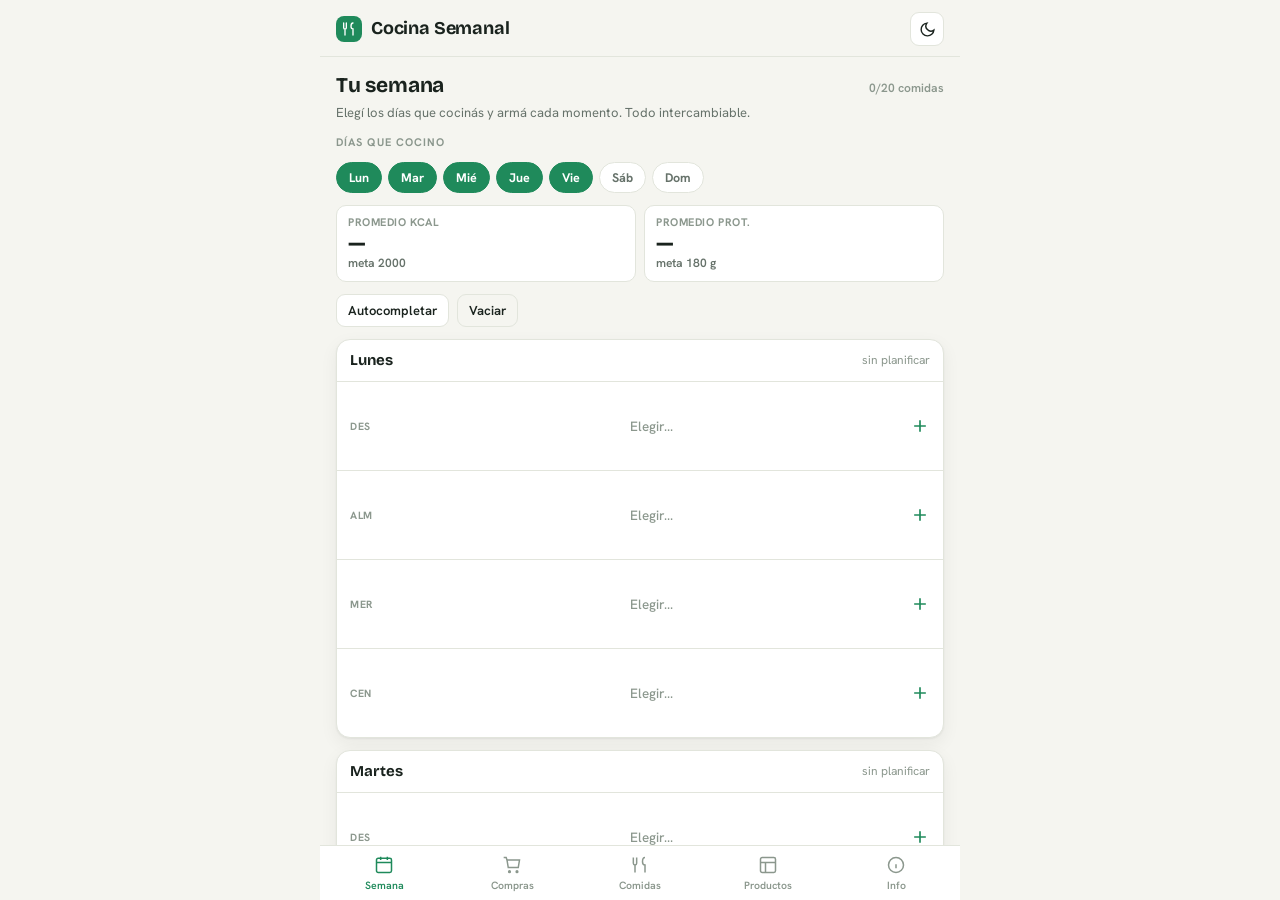
<file: index.html>
<!doctype html>
<html lang="es">
<head>
<meta charset="utf-8">
<meta name="viewport" content="width=device-width, initial-scale=1, viewport-fit=cover">
<meta name="theme-color" content="#f5f5f0">
<title>Cocina Semanal</title>
<link rel="stylesheet" href="https://fonts.googleapis.com/css2?family=Bricolage+Grotesque:opsz,wght@12..96,600;12..96,700;12..96,800&family=Hanken+Grotesk:wght@400;500;600;700&display=swap">
<link rel="stylesheet" href="css/style.css">
</head>
<body>


<div id="app">
  <header>
    <div class="brand">
      <span class="mark"><svg viewBox="0 0 24 24" fill="none" stroke="#fff" stroke-width="2" stroke-linecap="round"><path d="M4 3v7a2 2 0 0 0 2 2h0a2 2 0 0 0 2-2V3M6 12v9M18 3c-1.5 0-3 1.8-3 5s1 4 3 4v9"/></svg></span>
      <h1>Cocina Semanal</h1>
    </div>
    <button class="icon-btn" id="theme" aria-label="Cambiar tema"><svg viewBox="0 0 24 24" fill="none" stroke-width="2" stroke-linecap="round"><path d="M21 12.8A9 9 0 1 1 11.2 3 7 7 0 0 0 21 12.8z"/></svg></button>
  </header>

  <main>
    <!-- SEMANA -->
    <div class="tab on" id="tab-week">
      <div class="weekhead"><h2>Tu semana</h2><span class="faint" id="wk-count" style="font-size:12px;font-weight:600"></span></div>
      <p class="muted" style="font-size:13px;margin:2px 0 0">Elegí los días que cocinás y armá cada momento. Todo intercambiable.</p>
      <div class="eyebrow" style="margin-top:12px">Días que cocino</div>
      <div class="day-toggle" id="daytoggle"></div>
      <div class="wk-summary">
        <div class="stat"><div class="k">Promedio kcal</div><div class="v tnum" id="avg-kcal">—</div><div class="u">meta 2000</div></div>
        <div class="stat"><div class="k">Promedio prot.</div><div class="v tnum" id="avg-prot">—</div><div class="u">meta 180 g</div></div>
      </div>
      <div class="toolbar">
        <button class="btn sm" id="autofill">Autocompletar</button>
        <button class="btn sm ghost" id="clearweek">Vaciar</button>
      </div>
      <div id="days"></div>
    </div>

    <!-- COMPRAS -->
    <div class="tab" id="tab-shop">
      <div class="weekhead"><h2>Lista de compras</h2></div>
      <div class="banner">
        <svg viewBox="0 0 24 24"><circle cx="12" cy="12" r="9"/><path d="M12 7v5l3 2"/></svg>
        <span>Todo para <b>esta semana</b>, solo de los días activos. Frescos = comprar al momento; seco = stock. Las cantidades de recetas ya vienen convertidas a lo que <b>comprás</b> (crudo/seco).</span>
      </div>
      <div id="shoplist"></div>
    </div>

    <!-- COMIDAS -->
    <div class="tab" id="tab-meals">
      <div class="weekhead"><h2>Comidas</h2></div>
      <p class="muted section-lead">Elegí una categoría para ver sus comidas y crear las tuyas con tus productos.</p>
      <div class="seg" id="meals-cat" style="margin-top:12px"></div>
      <div id="meals-list"></div>
      <div class="card builder" id="builder"></div>
    </div>

    <!-- PRODUCTOS -->
    <div class="tab" id="tab-prod">
      <div class="prodhead"><h2 style="font-size:21px">Productos</h2><button class="btn sm primary" id="addprod">+ Agregar</button></div>
      <p class="muted section-lead">Cargá los valores del paquete real de lo que comprás, con foto. Se guardan en este navegador.</p>

      <div class="card calc">
        <h3><svg viewBox="0 0 24 24" width="15" height="15" fill="none" stroke="var(--green)" stroke-width="2" style="vertical-align:-2px"><rect x="4" y="2" width="16" height="20" rx="2"/><path d="M8 6h8M8 10h8M8 14h3"/></svg>Calculadora de porción</h3>
        <div class="field">
          <label for="calc-prod">Producto</label>
          <select id="calc-prod"></select>
        </div>
        <div class="seg" id="calc-mode">
          <button data-m="g2m" class="on">Gramos → macros</button>
          <button data-m="m2g">Objetivo → gramos</button>
        </div>
        <div id="calc-in-g" class="field">
          <label for="calc-g">Gramos a comer</label>
          <input id="calc-g" type="number" inputmode="decimal" placeholder="ej. 150" value="150">
        </div>
        <div id="calc-in-t" class="hide">
          <div class="seg" id="calc-target" style="margin-bottom:10px">
            <button data-t="prot" class="on">Por proteína</button>
            <button data-t="kcal">Por calorías</button>
          </div>
          <div class="field"><label for="calc-t" id="calc-t-lbl">Proteína objetivo (g)</label><input id="calc-t" type="number" inputmode="decimal" placeholder="ej. 40" value="40"></div>
        </div>
        <div class="calc-out" id="calc-out"><div class="co"><div class="cok">—</div><div class="cov">—</div></div></div>
      </div>

      <div id="prodlist"></div>
    </div>

    <!-- INFO -->
    <div class="tab info" id="tab-info">
      <h2>El plan</h2>
      <p class="muted" style="font-size:13px">Déficit agresivo cuidando el músculo. ~2000 kcal y ~180 g de proteína por día. Todo intercambiable.</p>

      <div class="card">
        <table class="mini">
          <tr><td>Desayuno</td><td>~350 kcal · 35 g</td></tr>
          <tr><td>Almuerzo</td><td>~650 kcal · 55 g</td></tr>
          <tr><td>Merienda</td><td>~350 kcal · 35 g</td></tr>
          <tr><td>Cena</td><td>~650 kcal · 55 g</td></tr>
          <tr><td><b>Total</b></td><td><b>~2000 kcal · 180 g</b></td></tr>
        </table>
        <p class="muted" style="font-size:12.5px;margin:8px 0 0">Rango razonable: 1950–2050 kcal · 180–195 g. No hace falta clavar el número exacto.</p>
      </div>

      <section>
        <h3>Convención de pesos</h3>
        <p>Salvo aclaración, los pesos de las recetas del plan son de porción <b>ya cocida y comestible</b>: pollo, carne y pata-muslo sin hueso; arroz, fideos y papa cocidos; verduras crudas.</p>
        <p>La lista de compras convierte esos pesos a lo que comprás en crudo/seco con estos factores aproximados:</p>
        <div class="card">
          <table class="mini">
            <tr><td>Pollo / bife / picada</td><td>×1,3–1,35</td></tr>
            <tr><td>Pata-muslo (con hueso)</td><td>×1,7</td></tr>
            <tr><td>Arroz (cocido→seco)</td><td>×0,33</td></tr>
            <tr><td>Fideos (cocido→seco)</td><td>×0,45</td></tr>
            <tr><td>Lentejas (cocido→seco)</td><td>×0,40</td></tr>
            <tr><td>Papa / verduras</td><td>×1,0</td></tr>
          </table>
        </div>
        <p class="muted" style="font-size:12px;margin-top:8px">Tus comidas propias suman a la lista por producto, con los gramos que cargaste (sin factor).</p>
      </section>

      <section>
        <h3>Aceite, café y salsas</h3>
        <ul>
          <li><b>5 g de aceite ≈ 45 kcal</b> (una cucharadita). Medilo siempre, nada "a ojo".</li>
          <li>Si la comida ya trae 5 g, ese es el total (no sumes otros para la ensalada).</li>
          <li>Café negro con edulcorante no suma. Con leche o azúcar, contá aparte.</li>
          <li>Cuidá salsas, queso y mayonesa: son calorías difíciles de controlar. Mayonesa light, medida.</li>
        </ul>
      </section>

      <section>
        <h3>Palta y pasta de maní</h3>
        <p>Saludables pero muy calóricas. Usalas medidas: palta <b>40–50 g</b>, pasta de maní <b>15–20 g</b> por porción.</p>
        <div class="card">
          <table class="mini">
            <tr><td>Palta 40 g / 50 g / 100 g</td><td>~65 / 80 / 160 kcal</td></tr>
            <tr><td>Pasta de maní 15 g</td><td>~90 kcal</td></tr>
          </table>
        </div>
      </section>

      <section>
        <h3>Proteína económica</h3>
        <p>Priorizá: pollo, huevos, claras, carne picada magra, lentejas, leche y yogur alto en proteína.</p>
      </section>

      <section>
        <h3>Nota importante</h3>
        <p>Los valores son aproximados: cambian según marca, corte, grasa, tipo de queso, tamaño del pan y cocción. Para lo envasado, usá siempre la info del paquete real en la pestaña <b>Productos</b>.</p>
      </section>
      <div style="height:8px"></div>
    </div>
  </main>

  <nav class="tabbar" id="tabbar">
    <button data-tab="week" class="on"><svg viewBox="0 0 24 24"><rect x="3" y="4" width="18" height="17" rx="2"/><path d="M3 9h18M8 2v4M16 2v4"/></svg>Semana</button>
    <button data-tab="shop"><svg viewBox="0 0 24 24"><path d="M6 6h15l-1.5 9h-12z"/><path d="M6 6 5 3H2"/><circle cx="9" cy="20" r="1"/><circle cx="18" cy="20" r="1"/></svg>Compras</button>
    <button data-tab="meals"><svg viewBox="0 0 24 24"><path d="M4 3v7a2 2 0 0 0 2 2 2 2 0 0 0 2-2V3M6 12v9M18 3c-1.5 0-3 1.8-3 5s1 4 3 4v9"/></svg>Comidas</button>
    <button data-tab="prod"><svg viewBox="0 0 24 24"><rect x="3" y="3" width="18" height="18" rx="2"/><path d="M3 9h18M9 21V9"/></svg>Productos</button>
    <button data-tab="info"><svg viewBox="0 0 24 24"><circle cx="12" cy="12" r="9"/><path d="M12 11v5M12 8h.01"/></svg>Info</button>
  </nav>
</div>

<div id="sheet-root"></div>

<script src="js/script.js"></script>

</body>
</html>
</file>
<file: css/style.css>
/* Layout: app shell — header / scrollable main / bottom tab bar. Tokens: green=proteína/primario, ámbar=kcal/energía, azul=perecedero. */
:root{
  --bg:#f5f5f0; --surface:#ffffff; --surface2:#edefe8; --line:#e2e5dc;
  --fg:#1a231e; --muted:#66726a; --faint:#8b978d;
  --green:#1f8a5b; --green-ink:#15613f; --green-soft:#e3f1ea;
  --amber:#bd7c1c; --amber-soft:#f6ecd7;
  --red:#bd4830; --red-soft:#f7e4de;
  --blue:#3a6ea5; --blue-soft:#e3ecf5;
  --shadow:0 1px 2px rgba(26,35,30,.06),0 6px 18px rgba(26,35,30,.06);
  --r:14px; --r-sm:10px;
  --dsp:"Bricolage Grotesque",-apple-system,system-ui,sans-serif;
  --body:"Hanken Grotesk",-apple-system,system-ui,sans-serif;
}
@media (prefers-color-scheme:dark){:root:not([data-theme="light"]){
  --bg:#0f130e; --surface:#191e17; --surface2:#232a22; --line:#2c342b;
  --fg:#e8ece3; --muted:#98a597; --faint:#7a887a;
  --green:#40b17f; --green-ink:#8ee0b5; --green-soft:#17271e;
  --amber:#e0a44b; --amber-soft:#2a2114;
  --red:#e0715a; --red-soft:#2c1712;
  --blue:#79a6d5; --blue-soft:#152130;
  --shadow:0 1px 2px rgba(0,0,0,.3),0 8px 22px rgba(0,0,0,.35);
  color-scheme:dark;
}}
:root[data-theme="dark"]{
  --bg:#0f130e; --surface:#191e17; --surface2:#232a22; --line:#2c342b;
  --fg:#e8ece3; --muted:#98a597; --faint:#7a887a;
  --green:#40b17f; --green-ink:#8ee0b5; --green-soft:#17271e;
  --amber:#e0a44b; --amber-soft:#2a2114;
  --red:#e0715a; --red-soft:#2c1712;
  --blue:#79a6d5; --blue-soft:#152130;
  --shadow:0 1px 2px rgba(0,0,0,.3),0 8px 22px rgba(0,0,0,.35);
  color-scheme:dark;
}
*{box-sizing:border-box}
html,body{height:100%}
body{margin:0;background:var(--bg);color:var(--fg);font-family:var(--body);font-size:15px;line-height:1.4;-webkit-text-size-adjust:100%}
#app{display:flex;flex-direction:column;height:100%;max-width:640px;margin:0 auto}
h1,h2,h3,h4{font-family:var(--dsp);font-weight:700;margin:0;text-wrap:balance;letter-spacing:-.01em}
button{font-family:inherit;color:inherit;cursor:pointer}
.tnum{font-variant-numeric:tabular-nums}

header{display:flex;align-items:center;justify-content:space-between;gap:10px;padding:12px 16px 10px;background:var(--bg);border-bottom:1px solid var(--line)}
.brand{display:flex;align-items:center;gap:9px;min-width:0}
.mark{width:26px;height:26px;flex:none;border-radius:8px;background:var(--green);display:grid;place-items:center;color:#fff}
.mark svg{width:16px;height:16px}
header h1{font-size:18px}
.icon-btn{width:34px;height:34px;flex:none;border:1px solid var(--line);background:var(--surface);border-radius:9px;display:grid;place-items:center}
.icon-btn svg{width:17px;height:17px;stroke:var(--fg)}

main{flex:1;overflow-y:auto;overflow-x:hidden;-webkit-overflow-scrolling:touch;padding:14px 16px 22px}
.tab{display:none}
.tab.on{display:block;animation:fade .18s ease}
@keyframes fade{from{opacity:.4}to{opacity:1}}
@media (prefers-reduced-motion:reduce){.tab.on{animation:none}}

.tabbar{display:flex;background:var(--surface);border-top:1px solid var(--line);padding-bottom:env(safe-area-inset-bottom,0px)}
.tabbar button{flex:1;background:none;border:0;padding:9px 2px 8px;display:flex;flex-direction:column;align-items:center;gap:3px;color:var(--faint);font-size:10.5px;font-weight:600}
.tabbar button svg{width:20px;height:20px;stroke:currentColor;fill:none;stroke-width:1.8}
.tabbar button.on{color:var(--green)}

.card{background:var(--surface);border:1px solid var(--line);border-radius:var(--r);box-shadow:var(--shadow)}
.muted{color:var(--muted)} .faint{color:var(--faint)}
.row{display:flex;align-items:center;gap:10px}
.chip{display:inline-flex;align-items:center;gap:4px;font-size:12px;font-weight:600;border-radius:7px;padding:2px 8px;white-space:nowrap}
.chip.kcal{background:var(--amber-soft);color:var(--amber)}
.chip.prot{background:var(--green-soft);color:var(--green-ink)}
.chip.soft{background:var(--surface2);color:var(--muted)}
.eyebrow{font-size:11px;font-weight:700;letter-spacing:.09em;text-transform:uppercase;color:var(--faint)}
.btn{border:1px solid var(--line);background:var(--surface);border-radius:10px;padding:10px 14px;font-weight:600;font-size:14px}
.btn.primary{background:var(--green);border-color:var(--green);color:#fff}
.btn.ghost{background:transparent}
.btn.sm{padding:7px 11px;font-size:13px;border-radius:9px}
.btn:disabled{opacity:.5}
.banner{display:flex;gap:9px;align-items:flex-start;background:var(--blue-soft);color:var(--blue);border-radius:var(--r-sm);padding:9px 12px;font-size:12.5px;font-weight:500;margin-bottom:12px}
.banner svg{width:15px;height:15px;flex:none;margin-top:1px;stroke:currentColor;fill:none;stroke-width:1.8}
.hide{display:none!important}

.weekhead{display:flex;align-items:baseline;justify-content:space-between;gap:10px;margin-bottom:4px}
.weekhead h2{font-size:21px}
.day-toggle{display:flex;gap:6px;flex-wrap:wrap;margin:12px 0 2px}
.day-toggle button{border:1px solid var(--line);background:var(--surface);color:var(--muted);border-radius:20px;padding:6px 12px;font-size:12.5px;font-weight:700}
.day-toggle button.on{background:var(--green);border-color:var(--green);color:#fff}
.wk-summary{display:flex;gap:8px;margin:12px 0 4px}
.stat{flex:1;background:var(--surface);border:1px solid var(--line);border-radius:var(--r-sm);padding:9px 11px}
.stat .k{font-size:11px;font-weight:700;letter-spacing:.05em;text-transform:uppercase;color:var(--faint)}
.stat .v{font-family:var(--dsp);font-size:22px;font-weight:700;line-height:1.05;margin-top:2px}
.stat .u{font-size:12px;color:var(--muted);font-weight:600}
.toolbar{display:flex;gap:8px;margin:12px 0 6px;flex-wrap:wrap}
.day{margin-top:12px;border:1px solid var(--line);border-radius:var(--r);background:var(--surface);overflow:hidden;box-shadow:var(--shadow)}
.day-top{display:flex;align-items:center;justify-content:space-between;gap:8px;padding:10px 13px;border-bottom:1px solid var(--line)}
.day-top .dname{font-family:var(--dsp);font-weight:700;font-size:15px}
.day-tot{display:flex;gap:6px;align-items:center}
.dot{width:8px;height:8px;border-radius:50%}
.dot.ok{background:var(--green)} .dot.warn{background:var(--amber)} .dot.bad{background:var(--red)}
.slot{display:flex;align-items:center;gap:10px;padding:9px 13px;border-top:1px solid var(--line);width:100%;background:none;border-left:0;border-right:0;border-bottom:0;text-align:left}
.slot:first-of-type{border-top:0}
.slot .slabel{font-size:10.5px;font-weight:700;letter-spacing:.06em;text-transform:uppercase;color:var(--faint);width:42px;flex:none}
.slot .sname{flex:1;min-width:0;font-weight:600;font-size:13.5px;overflow:hidden;text-overflow:ellipsis;white-space:nowrap}
.slot .sname.empty{color:var(--faint);font-weight:500}
.slot .smac{font-size:11px;color:var(--muted);font-weight:600;white-space:nowrap}
.slot .plus{width:20px;height:20px;flex:none;stroke:var(--green);fill:none;stroke-width:2}

.shop-sec{margin-top:16px}
.shop-sec h3{font-size:15px;display:flex;align-items:center;gap:7px;margin-bottom:2px}
.tag{font-size:10px;font-weight:700;letter-spacing:.05em;text-transform:uppercase;padding:2px 7px;border-radius:20px}
.tag.fresh{background:var(--blue-soft);color:var(--blue)}
.tag.dry{background:var(--surface2);color:var(--muted)}
.tag.you{background:var(--green-soft);color:var(--green-ink)}
.sitem{display:flex;align-items:center;gap:11px;padding:11px 4px;border-bottom:1px solid var(--line)}
.sitem:last-child{border-bottom:0}
.ck{width:22px;height:22px;flex:none;border:2px solid var(--line);border-radius:6px;background:var(--surface);display:grid;place-items:center}
.ck svg{width:13px;height:13px;stroke:#fff;fill:none;stroke-width:3;opacity:0}
.sitem.done .ck{background:var(--green);border-color:var(--green)}
.sitem.done .ck svg{opacity:1}
.sitem.done .sn{text-decoration:line-through;color:var(--faint)}
.sn{flex:1;min-width:0;font-weight:600;font-size:14px}
.sq{font-weight:700;font-size:13.5px;color:var(--fg);white-space:nowrap}
.snote{font-size:11px;color:var(--faint);font-weight:500}

.seg{display:flex;background:var(--surface2);border-radius:9px;padding:3px;gap:3px;margin-bottom:10px;flex-wrap:wrap}
.seg button{flex:1;min-width:64px;border:0;background:none;border-radius:7px;padding:7px 4px;font-size:12.5px;font-weight:600;color:var(--muted)}
.seg button.on{background:var(--surface);color:var(--fg);box-shadow:0 1px 2px rgba(0,0,0,.08)}

.field{display:flex;flex-direction:column;gap:4px;margin-bottom:10px}
.field label{font-size:11.5px;font-weight:700;letter-spacing:.03em;color:var(--muted)}
.field input,.field select{font-family:inherit;font-size:15px;color:var(--fg);background:var(--surface);border:1px solid var(--line);border-radius:9px;padding:10px 11px;width:100%}
.field input:focus,.field select:focus{outline:2px solid var(--green);outline-offset:-1px}

.calc{padding:13px;margin:12px 0}
.calc h3{font-size:14px;margin-bottom:9px;display:flex;align-items:center;gap:7px}
.calc-out{background:var(--green-soft);border-radius:var(--r-sm);padding:11px 13px;display:flex;gap:14px;flex-wrap:wrap}
.calc-out .co{flex:1;min-width:64px}
.calc-out .cok{font-size:11px;font-weight:700;text-transform:uppercase;letter-spacing:.05em;color:var(--green-ink);opacity:.8}
.calc-out .cov{font-family:var(--dsp);font-size:23px;font-weight:700;color:var(--green-ink);line-height:1.1}

/* comidas / builder */
.section-lead{font-size:13px;margin:2px 0 0}
.meal-item{display:flex;align-items:center;gap:10px;padding:11px 12px;margin-top:9px;width:100%;text-align:left}
.meal-item .mi-main{flex:1;min-width:0}
.meal-item .mi-name{font-weight:700;font-size:14.5px;overflow:hidden;text-overflow:ellipsis;white-space:nowrap}
.meal-item .mi-mac{display:flex;gap:6px;margin-top:5px;flex-wrap:wrap}
.meal-item .chev{width:18px;height:18px;flex:none;stroke:var(--faint);fill:none;stroke-width:2}
.builder{padding:14px;margin-top:14px}
.builder h3{font-size:16px;display:flex;align-items:center;gap:8px}
.comp-row{display:flex;gap:8px;margin-bottom:8px;align-items:center}
.comp-row select{flex:1;min-width:0;font-family:inherit;font-size:14px;color:var(--fg);background:var(--surface);border:1px solid var(--line);border-radius:9px;padding:9px 10px}
.comp-row input{width:78px;flex:none;font-family:inherit;font-size:14px;color:var(--fg);background:var(--surface);border:1px solid var(--line);border-radius:9px;padding:9px 8px;text-align:right}
.comp-row .g{font-size:12px;color:var(--faint);flex:none}
.comp-row .rm{width:32px;height:32px;flex:none;border:1px solid var(--line);background:var(--surface);border-radius:8px;color:var(--red);display:grid;place-items:center;font-size:17px;line-height:1}
.btot{display:flex;gap:12px;background:var(--surface2);border-radius:var(--r-sm);padding:11px 13px;margin:12px 0;flex-wrap:wrap}
.btot .bt{flex:1;min-width:60px}
.btot .btk{font-size:10.5px;font-weight:700;text-transform:uppercase;letter-spacing:.04em;color:var(--faint)}
.btot .btv{font-family:var(--dsp);font-size:20px;font-weight:700;line-height:1.05}
.target-row{display:flex;gap:6px;margin:4px 0 12px;flex-wrap:wrap}
.target-row button{flex:1;min-width:70px;border:1px solid var(--line);background:var(--surface);color:var(--muted);border-radius:9px;padding:8px 4px;font-size:13px;font-weight:700}
.target-row button.on{background:var(--green);border-color:var(--green);color:#fff}

.prodhead{display:flex;align-items:center;justify-content:space-between;gap:10px;margin-bottom:4px}
.prod{display:flex;gap:12px;padding:12px;margin-top:10px;align-items:center}
.pthumb{width:56px;height:56px;flex:none;border-radius:10px;background:var(--surface2);object-fit:cover;display:grid;place-items:center;color:var(--faint)}
.pthumb svg{width:22px;height:22px;stroke:currentColor;fill:none;stroke-width:1.6}
.pinfo{flex:1;min-width:0}
.pname{font-weight:700;font-size:15px;overflow:hidden;text-overflow:ellipsis;white-space:nowrap}
.pbrand{font-size:12px;color:var(--muted)}
.pmac{display:flex;gap:6px;margin-top:5px;flex-wrap:wrap}
.pedit{background:none;border:0;padding:6px;color:var(--faint)}
.pedit svg{width:18px;height:18px;stroke:currentColor;fill:none;stroke-width:1.8}
.empty{text-align:center;padding:26px 18px;color:var(--muted)}
.empty svg{width:34px;height:34px;stroke:var(--faint);fill:none;stroke-width:1.5;margin-bottom:8px}

.info h2{font-size:21px;margin-bottom:2px}
.info section{margin-top:16px}
.info h3{font-size:15px;color:var(--green-ink);margin-bottom:6px}
.info p{margin:0 0 8px;color:var(--muted);font-size:13.5px}
.info ul{margin:0;padding-left:18px;color:var(--muted);font-size:13.5px}
.info li{margin-bottom:3px}
.info .card{padding:13px 15px;margin-top:10px}
.mini{width:100%;border-collapse:collapse;font-size:13px;margin-top:4px}
.mini td{padding:5px 4px;border-bottom:1px solid var(--line);color:var(--muted)}
.mini td:last-child{text-align:right;font-weight:700;color:var(--fg)}
.info b{color:var(--fg)}

.scrim{position:fixed;inset:0;background:rgba(10,14,10,.45);backdrop-filter:blur(2px);z-index:40;display:flex;align-items:flex-end;justify-content:center}
.sheet{background:var(--surface);width:100%;max-width:640px;max-height:88%;border-radius:20px 20px 0 0;display:flex;flex-direction:column;padding-bottom:env(safe-area-inset-bottom,0px);animation:up .22s ease}
@keyframes up{from{transform:translateY(18px);opacity:.6}to{transform:none;opacity:1}}
@media (prefers-reduced-motion:reduce){.sheet{animation:none}}
.sheet-top{display:flex;align-items:center;justify-content:space-between;padding:15px 17px 11px;border-bottom:1px solid var(--line)}
.sheet-top h3{font-size:17px}
.xbtn{background:var(--surface2);border:0;width:30px;height:30px;border-radius:8px;display:grid;place-items:center;color:var(--muted);font-size:18px;line-height:1}
.sheet-body{overflow-y:auto;padding:14px 17px 20px}
.pick{display:flex;align-items:center;gap:10px;width:100%;text-align:left;background:var(--surface);border:1px solid var(--line);border-radius:11px;padding:11px 12px;margin-bottom:8px}
.pick .pk-n{flex:1;min-width:0;font-weight:600;font-size:14px}
.pick.sel{border-color:var(--green);background:var(--green-soft)}
.det-ings{list-style:none;margin:0;padding:0}
.det-ings li{display:flex;justify-content:space-between;gap:10px;padding:8px 0;border-bottom:1px solid var(--line);font-size:14px}
.det-ings li:last-child{border-bottom:0}
.det-ings .di-q{color:var(--muted);font-weight:600;white-space:nowrap}
.note-box{background:var(--amber-soft);color:var(--amber);border-radius:10px;padding:9px 12px;font-size:12.5px;font-weight:500;margin:10px 0}
.photo-pick{display:flex;gap:12px;align-items:center;margin-bottom:12px}
.photo-prev{width:74px;height:74px;flex:none;border-radius:12px;background:var(--surface2);object-fit:cover;display:grid;place-items:center;color:var(--faint)}
.photo-prev svg{width:26px;height:26px;stroke:currentColor;fill:none;stroke-width:1.5}
.grid2{display:grid;grid-template-columns:1fr 1fr;gap:10px}
.sheet-actions{display:flex;gap:9px;padding:13px 17px;border-top:1px solid var(--line)}
.sheet-actions .btn{flex:1;text-align:center}
.del-btn{color:var(--red);border-color:var(--red-soft);background:var(--red-soft)}
input[type=file]{position:absolute;width:1px;height:1px;opacity:0;overflow:hidden}

/* reset que el visor normalmente aporta */
:root{color-scheme:light;padding-top:env(safe-area-inset-top,0px);padding-bottom:env(safe-area-inset-bottom,0px)}
img{max-width:100%}
[hidden]{display:none!important}
</file>
